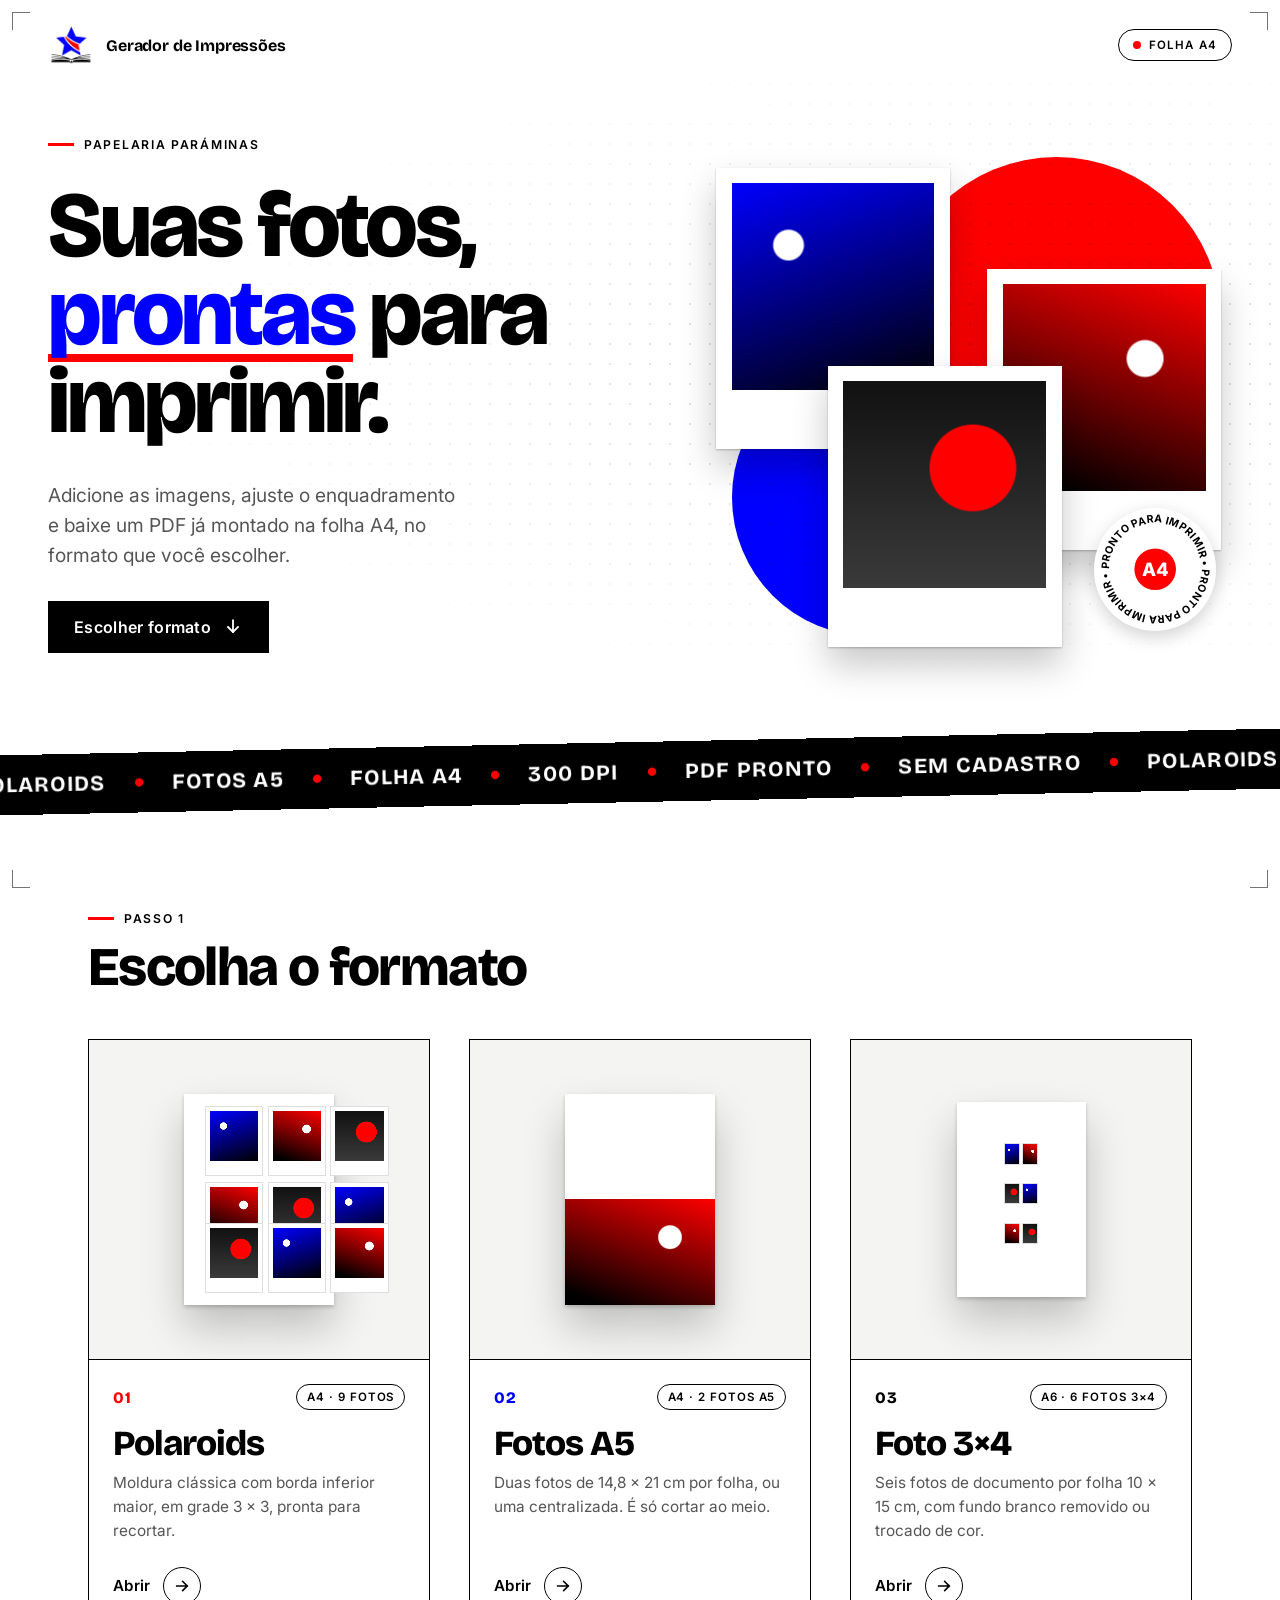
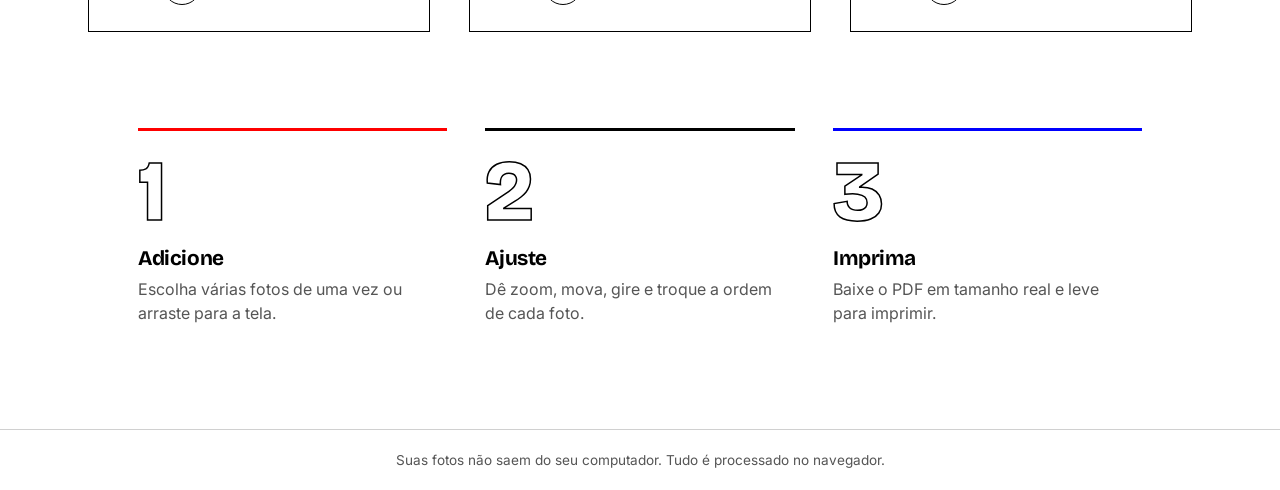
<file: index.html>
<!DOCTYPE html>
<html lang="pt-BR">
<head>
<meta charset="UTF-8">
<meta name="viewport" content="width=device-width, initial-scale=1">
<meta name="theme-color" content="#ffffff">
<title>Gerador de Impressões</title>
<link rel="preconnect" href="https://fonts.googleapis.com">
<link rel="preconnect" href="https://fonts.gstatic.com" crossorigin>
<link href="https://fonts.googleapis.com/css2?family=Bricolage+Grotesque:opsz,wght@12..96,500..800&family=Inter:wght@400;500;600&display=swap" rel="stylesheet">
<link rel="stylesheet" href="home.css">
<script>document.documentElement.classList.add('js');</script>
</head>
<body>

<!-- marcas de corte nos cantos -->
<span class="mark tl" aria-hidden="true"></span>
<span class="mark tr" aria-hidden="true"></span>
<span class="mark bl" aria-hidden="true"></span>
<span class="mark br" aria-hidden="true"></span>

<header class="top">
  <a class="brand" href="index.html">
    <img class="logo" src="logo.jpg" alt="Logo da papelaria" onerror="this.style.display='none'">
    <span>Gerador de Impressões</span>
  </a>
  <span class="pill">Folha A4</span>
</header>

<main>
  <!-- ========== HERO ========== -->
  <section class="hero" id="hero">
    <div class="hero-text">
      <p class="eyebrow rise" style="--d:.05s"><i></i>Papelaria Paráminas</p>
      <h1 class="rise" style="--d:.15s">Suas fotos,<br><em>prontas</em> para<br>imprimir.</h1>
      <p class="lead rise" style="--d:.3s">
        Adicione as imagens, ajuste o enquadramento e baixe um PDF já montado
        na folha A4, no formato que você escolher.
      </p>
      <a class="cta rise" style="--d:.45s" href="#formatos">
        <span>Escolher formato</span>
        <svg viewBox="0 0 24 24" width="20" height="20" aria-hidden="true"><path d="M12 4v14m0 0l-6-6m6 6l6-6" fill="none" stroke="currentColor" stroke-width="2.2" stroke-linecap="square"/></svg>
      </a>
    </div>

    <div class="hero-art" id="heroArt" aria-hidden="true">
      <span class="disc red"></span>
      <span class="disc blue"></span>

      <div class="layer l1" style="--k:-16">
        <div class="pol a"><i class="ph ph1"></i><b></b></div>
      </div>
      <div class="layer l2" style="--k:12">
        <div class="pol b"><i class="ph ph2"></i><b></b></div>
      </div>
      <div class="layer l3" style="--k:24">
        <div class="pol c"><i class="ph ph3"></i><b></b></div>
      </div>

      <svg class="badge" viewBox="0 0 100 100">
        <defs><path id="circ" d="M50,50 m-38,0 a38,38 0 1,1 76,0 a38,38 0 1,1 -76,0"/></defs>
        <g class="spin">
          <text font-size="8.6" font-weight="700" fill="#000" letter-spacing=".6">
            <textPath href="#circ" textLength="236" lengthAdjust="spacing">PRONTO PARA IMPRIMIR • PRONTO PARA IMPRIMIR • </textPath>
          </text>
        </g>
        <circle cx="50" cy="50" r="17" fill="#fe0000"/>
        <text x="50" y="55.5" text-anchor="middle" font-size="15" font-weight="800" fill="#fff">A4</text>
      </svg>
    </div>
  </section>

  <!-- ========== FAIXA ========== -->
  <div class="ticker" aria-hidden="true">
    <div class="track">
      <div class="group">
        <span>Polaroids</span><b>●</b><span>Fotos A5</span><b>●</b><span>Folha A4</span><b>●</b><span>300 dpi</span><b>●</b><span>PDF pronto</span><b>●</b><span>Sem cadastro</span><b>●</b>
      </div>
      <div class="group">
        <span>Polaroids</span><b>●</b><span>Fotos A5</span><b>●</b><span>Folha A4</span><b>●</b><span>300 dpi</span><b>●</b><span>PDF pronto</span><b>●</b><span>Sem cadastro</span><b>●</b>
      </div>
    </div>
  </div>

  <!-- ========== FORMATOS ========== -->
  <section class="formats" id="formatos">
    <div class="section-head reveal-s">
      <p class="eyebrow"><i></i>Passo 1</p>
      <h2>Escolha o formato</h2>
    </div>

    <div class="cards">
      <div class="cell reveal-s" style="--d:.05s">
        <a class="card red" href="polaroid.html">
          <div class="stage">
            <div class="sheet pol">
              <div class="p" style="--i:0;--r:-3deg"><i class="ph ph1"></i></div>
              <div class="p" style="--i:1;--r:2deg"><i class="ph ph2"></i></div>
              <div class="p" style="--i:2;--r:-2deg"><i class="ph ph3"></i></div>
              <div class="p" style="--i:3;--r:3deg"><i class="ph ph2"></i></div>
              <div class="p" style="--i:4;--r:-2deg"><i class="ph ph3"></i></div>
              <div class="p" style="--i:5;--r:2deg"><i class="ph ph1"></i></div>
              <div class="p" style="--i:6;--r:-3deg"><i class="ph ph3"></i></div>
              <div class="p" style="--i:7;--r:2deg"><i class="ph ph1"></i></div>
              <div class="p" style="--i:8;--r:-2deg"><i class="ph ph2"></i></div>
            </div>
          </div>
          <div class="body">
            <div class="meta"><span class="num">01</span><span class="tag">A4 · 9 fotos</span></div>
            <h3>Polaroids</h3>
            <p>Moldura clássica com borda inferior maior, em grade 3 × 3, pronta para recortar.</p>
            <span class="go">Abrir
              <svg viewBox="0 0 24 24" width="18" height="18" aria-hidden="true"><path d="M5 12h14m0 0l-6-6m6 6l-6 6" fill="none" stroke="currentColor" stroke-width="2.2" stroke-linecap="square"/></svg>
            </span>
          </div>
        </a>
      </div>

      <div class="cell reveal-s" style="--d:.15s">
        <a class="card blue" href="a5.html">
          <div class="stage">
            <div class="sheet a5">
              <div class="half top"><i class="ph ph1"></i></div>
              <span class="cut"><em>✂</em></span>
              <div class="half bottom"><i class="ph ph2"></i></div>
            </div>
          </div>
          <div class="body">
            <div class="meta"><span class="num">02</span><span class="tag">A4 · 2 fotos A5</span></div>
            <h3>Fotos A5</h3>
            <p>Duas fotos de 14,8 × 21 cm por folha, ou uma centralizada. É só cortar ao meio.</p>
            <span class="go">Abrir
              <svg viewBox="0 0 24 24" width="18" height="18" aria-hidden="true"><path d="M5 12h14m0 0l-6-6m6 6l-6 6" fill="none" stroke="currentColor" stroke-width="2.2" stroke-linecap="square"/></svg>
            </span>
          </div>
        </a>
      </div>
            <div class="cell reveal-s" style="--d:.25s">
        <a class="card black" href="foto3x4.html">
          <div class="stage">
            <div class="sheet id">
              <div class="idp" style="--i:0"><i class="ph ph1"></i></div>
              <div class="idp" style="--i:1"><i class="ph ph2"></i></div>
              <div class="idp" style="--i:2"><i class="ph ph3"></i></div>
              <div class="idp" style="--i:3"><i class="ph ph1"></i></div>
              <div class="idp" style="--i:4"><i class="ph ph2"></i></div>
              <div class="idp" style="--i:5"><i class="ph ph3"></i></div>
            </div>
          </div>
          <div class="body">
            <div class="meta"><span class="num">03</span><span class="tag">A6 · 6 fotos 3×4</span></div>
            <h3>Foto 3×4</h3>
            <p>Seis fotos de documento por folha 10 × 15 cm, com fundo branco removido ou trocado de cor.</p>
            <span class="go">Abrir
              <svg viewBox="0 0 24 24" width="18" height="18" aria-hidden="true"><path d="M5 12h14m0 0l-6-6m6 6l-6 6" fill="none" stroke="currentColor" stroke-width="2.2" stroke-linecap="square"/></svg>
            </span>
          </div>
        </a>
      </div>
    </div>
  </section>

  <!-- ========== COMO FUNCIONA ========== -->
  <section class="steps">
    <div class="step reveal-s" style="--d:.0s">
      <span class="n">1</span>
      <h4>Adicione</h4>
      <p>Escolha várias fotos de uma vez ou arraste para a tela.</p>
    </div>
    <div class="step reveal-s" style="--d:.1s">
      <span class="n">2</span>
      <h4>Ajuste</h4>
      <p>Dê zoom, mova, gire e troque a ordem de cada foto.</p>
    </div>
    <div class="step reveal-s" style="--d:.2s">
      <span class="n">3</span>
      <h4>Imprima</h4>
      <p>Baixe o PDF em tamanho real e leve para imprimir.</p>
    </div>
  </section>
</main>

<footer class="foot">
  <span>Suas fotos não saem do seu computador. Tudo é processado no navegador.</span>
</footer>

<script src="home.js"></script>
</body>
</html>
</file>
<file: home.css>
:root {
  --ink: #000;
  --paper: #fff;
  --red: #fe0000;
  --blue: #0000fe;
  --muted: #555;
  --line: #d0d0d0;
  --soft: #f4f4f2;
  --display: "Bricolage Grotesque", "Inter", system-ui, -apple-system, "Segoe UI", Roboto, sans-serif;
  --text: "Inter", system-ui, -apple-system, "Segoe UI", Roboto, sans-serif;
  --ease: cubic-bezier(.2, .7, .2, 1);
}

* { box-sizing: border-box; }
html { scroll-behavior: smooth; }
body {
  margin: 0;
  font-family: var(--text);
  color: var(--ink);
  background: var(--paper);
  overflow-x: hidden;
  -webkit-font-smoothing: antialiased;
}
a:focus-visible { outline: 3px solid var(--red); outline-offset: 3px; }

/* ---------- Marcas de corte ---------- */
.mark {
  position: fixed;
  width: 18px; height: 18px;
  border: 0 solid var(--ink);
  opacity: .55;
  z-index: 10;
  pointer-events: none;
}
.mark.tl { top: 12px; left: 12px; border-top-width: 1.5px; border-left-width: 1.5px; }
.mark.tr { top: 12px; right: 12px; border-top-width: 1.5px; border-right-width: 1.5px; }
.mark.bl { bottom: 12px; left: 12px; border-bottom-width: 1.5px; border-left-width: 1.5px; }
.mark.br { bottom: 12px; right: 12px; border-bottom-width: 1.5px; border-right-width: 1.5px; }

/* ---------- Topo ---------- */
.top {
  position: relative; z-index: 5;
  display: flex; align-items: center; justify-content: space-between; gap: 16px;
  padding: 22px clamp(18px, 4vw, 48px) 6px;
  max-width: 1280px; margin: 0 auto;
}
.brand {
  display: flex; align-items: center; gap: 12px;
  color: var(--ink); text-decoration: none;
  font-family: var(--display); font-weight: 700; letter-spacing: -.01em;
}
.logo { width: 46px; height: 46px; object-fit: contain; }
.pill {
  display: inline-flex; align-items: center; gap: 8px;
  font-size: .72rem; font-weight: 600; letter-spacing: .1em; text-transform: uppercase;
  border: 1px solid var(--ink); border-radius: 999px; padding: 8px 14px;
  white-space: nowrap;
}
.pill::before {
  content: ""; width: 8px; height: 8px; border-radius: 50%; background: var(--red);
  animation: pulse 1.8s ease-in-out infinite;
}
@keyframes pulse {
  0%, 100% { box-shadow: 0 0 0 0 rgba(254, 0, 0, .55); }
  50% { box-shadow: 0 0 0 7px rgba(254, 0, 0, 0); }
}

/* ---------- Hero ---------- */
.hero {
  position: relative; isolation: isolate;
  display: grid; grid-template-columns: 1.05fr .95fr; align-items: center;
  gap: clamp(24px, 5vw, 72px);
  max-width: 1280px; margin: 0 auto;
  padding: clamp(24px, 4vw, 56px) clamp(18px, 4vw, 48px) clamp(44px, 6vw, 88px);
}
.hero::before {
  content: ""; position: absolute; inset: 0; z-index: -1; pointer-events: none;
  background: radial-gradient(rgba(0, 0, 0, .18) 1px, transparent 1.3px) 0 0 / 20px 20px;
  -webkit-mask-image: radial-gradient(ellipse at 78% 45%, #000, transparent 65%);
          mask-image: radial-gradient(ellipse at 78% 45%, #000, transparent 65%);
}

.eyebrow {
  display: inline-flex; align-items: center; gap: 10px; margin: 0;
  font-size: .76rem; font-weight: 600; letter-spacing: .14em; text-transform: uppercase;
}
.eyebrow i { width: 26px; height: 3px; background: var(--red); display: inline-block; }

h1 {
  font-family: var(--display); font-weight: 800;
  font-size: clamp(2.7rem, 7.4vw, 5.8rem);
  line-height: .95; letter-spacing: -.035em;
  margin: .32em 0 .38em;
}
h1 em {
  font-style: normal; color: var(--blue);
  background: linear-gradient(var(--red), var(--red)) 0 94% / 0 .09em no-repeat;
  animation: underline 1s .9s var(--ease) forwards;
}
@keyframes underline { to { background-size: 100% .09em; } }

.lead {
  max-width: 34ch; margin: 0 0 30px;
  font-size: clamp(1rem, 1.5vw, 1.2rem); line-height: 1.55; color: var(--muted);
}

.cta {
  position: relative; overflow: hidden;
  display: inline-flex; align-items: center; gap: 12px;
  padding: 16px 26px; background: var(--ink); color: #fff; text-decoration: none;
  font-weight: 600; letter-spacing: .02em;
  transition: transform .25s var(--ease);
}
.cta::before {
  content: ""; position: absolute; inset: 0; background: var(--red);
  transform: translateY(101%); transition: transform .35s var(--ease);
}
.cta > * { position: relative; }
.cta svg { transition: transform .3s var(--ease); }
.cta:hover::before { transform: none; }
.cta:hover svg { transform: translateY(4px); }

.rise { animation: rise .9s var(--ease) both; animation-delay: var(--d, 0s); }
@keyframes rise { from { opacity: 0; transform: translateY(26px); } to { opacity: 1; transform: none; } }

/* ---------- Arte do hero ---------- */
.hero-art {
  position: relative; width: 100%; max-width: 540px; aspect-ratio: 1; justify-self: center;
}
.disc { position: absolute; border-radius: 50%; mix-blend-mode: multiply; aspect-ratio: 1; }
.disc.red  { width: 62%; right: 2%; top: 6%; background: var(--red); animation: drift 9s ease-in-out infinite alternate; }
.disc.blue { width: 52%; left: 6%; bottom: 4%; background: var(--blue); animation: drift 11s ease-in-out infinite alternate-reverse; }
@keyframes drift {
  from { transform: translate(0, 0) scale(1); }
  to   { transform: translate(14px, -12px) scale(1.04); }
}

.layer {
  position: absolute; width: 44%;
  transform: translate3d(calc(var(--mx, 0) * var(--k) * 1px), calc(var(--my, 0) * var(--k) * 1px), 0);
  transition: transform .25s ease-out;
  animation: fade 1.1s .35s ease both;
}
@keyframes fade { from { opacity: 0; } to { opacity: 1; } }
.layer.l1 { left: 3%; top: 8%; z-index: 1; }
.layer.l2 { right: 2%; top: 27%; z-index: 2; }
.layer.l3 { left: 24%; bottom: 2%; z-index: 3; }

.pol {
  --rot: 0deg;
  aspect-ratio: 60 / 72; background: #fff;
  padding: 6.7% 6.7% 0;
  display: grid; grid-template-rows: 1fr 22%;
  box-shadow: 0 1px 2px rgba(0, 0, 0, .25), 0 18px 34px rgba(0, 0, 0, .22);
  animation: float 6s ease-in-out infinite;
}
.pol.a { --rot: -8deg; }
.pol.b { --rot: 7deg;  animation-delay: -2s; }
.pol.c { --rot: -2deg; animation-delay: -4s; }
@keyframes float {
  0%, 100% { transform: rotate(var(--rot)) translateY(0); }
  50%      { transform: rotate(var(--rot)) translateY(-10px); }
}
.pol i { display: block; }

/* “Fotos” abstratas */
.ph { display: block; }
.ph1 { background: radial-gradient(circle at 28% 30%, #fff 0 7%, transparent 8%), linear-gradient(160deg, var(--blue), #000); }
.ph2 { background: radial-gradient(circle at 70% 36%, #fff 0 9%, transparent 10%), linear-gradient(200deg, var(--red), #000 92%); }
.ph3 { background: radial-gradient(circle at 64% 42%, var(--red) 0 24%, transparent 25%), linear-gradient(#111, #3a3a3a); }

.badge {
  position: absolute; right: 3%; bottom: 5%; width: 23%; z-index: 4;
  background: #fff; border-radius: 50%; box-shadow: 0 6px 18px rgba(0, 0, 0, .18);
}
.spin { transform-origin: 50px 50px; animation: spin 16s linear infinite; }
@keyframes spin { to { transform: rotate(360deg); } }

/* ---------- Faixa ---------- */
.ticker {
  background: var(--ink); color: #fff; overflow: hidden; white-space: nowrap;
  border-block: 1px solid var(--ink); transform: rotate(-1.2deg); margin: 8px -2vw 0; padding: 16px 0;
}
.track { display: inline-flex; animation: marquee 28s linear infinite; }
.group { display: inline-flex; align-items: center; gap: 28px; padding-right: 28px; }
.group span {
  font-family: var(--display); font-weight: 700; font-size: clamp(1rem, 2vw, 1.35rem);
  letter-spacing: .06em; text-transform: uppercase;
}
.group b { color: var(--red); font-size: .7rem; }
@keyframes marquee { to { transform: translateX(-50%); } }

/* ---------- Formatos ---------- */
.formats {
  max-width: 1100px; margin: 0 auto;
  padding: clamp(56px, 8vw, 110px) clamp(18px, 4vw, 48px) 20px;
}
.section-head { margin-bottom: clamp(24px, 4vw, 44px); }
.section-head h2 {
  font-family: var(--display); font-weight: 800; letter-spacing: -.03em; line-height: 1;
  font-size: clamp(2rem, 4.6vw, 3.4rem); margin: 14px 0 0;
}
.cards { display: grid; grid-template-columns: repeat(2, 1fr); gap: clamp(20px, 3vw, 40px); }

.card {
  --c: var(--red);
  position: relative; display: flex; flex-direction: column; height: 100%;
  background: #fff; border: 1px solid var(--ink); color: var(--ink); text-decoration: none;
  transform: perspective(1000px) rotateX(var(--rx, 0deg)) rotateY(var(--ry, 0deg));
  transition: transform .25s var(--ease), box-shadow .35s var(--ease);
  will-change: transform;
}
.card.blue { --c: var(--blue); }
.card:hover, .card:focus-visible { box-shadow: 12px 12px 0 var(--c); }

.stage {
  position: relative; overflow: hidden; display: grid; place-items: center;
  min-height: 320px; padding: 34px 0;
  background: var(--soft); border-bottom: 1px solid var(--ink);
  transition: background .45s var(--ease);
}
.card:hover .stage, .card:focus-visible .stage { background: var(--c); }
.stage::after {
  content: ""; position: absolute; inset: 0; pointer-events: none; opacity: 0; transition: opacity .3s;
  background: radial-gradient(240px circle at var(--px, 50%) var(--py, 50%), rgba(255, 255, 255, .3), transparent 65%);
}
.card:hover .stage::after { opacity: 1; }

.sheet {
  position: relative; width: clamp(130px, 44%, 180px); aspect-ratio: 210 / 297; background: #fff;
  box-shadow: 0 2px 4px rgba(0, 0, 0, .2), 0 22px 40px rgba(0, 0, 0, .22);
  transition: transform .5s var(--ease);
}
.card:hover .sheet { transform: translateY(-4px) scale(1.03); }

/* miniatura Polaroid */
.sheet.pol { display: grid; grid-template-columns: repeat(3, 1fr); gap: 4%; padding: 8% 6%; align-content: center; }
.p {
  aspect-ratio: 60 / 72; background: #fff; border: 1px solid #dedede;
  padding: 7% 7% 0; display: grid; grid-template-rows: 1fr 22%;
  transition: transform .45s var(--ease), box-shadow .45s;
  transition-delay: calc(var(--i) * 28ms);
}
.card:hover .p { transform: translateY(-7%) rotate(var(--r)); box-shadow: 0 6px 10px rgba(0, 0, 0, .18); }

/* miniatura A5 */
.sheet.a5 { display: grid; grid-template-rows: 1fr 1fr; }
.half { overflow: hidden; transition: transform .55s var(--ease); }
.half .ph { width: 100%; height: 100%; }
.card:hover .half.top { transform: translateY(-5%); }
.card:hover .half.bottom { transform: translateY(5%); }
.cut {
  position: absolute; left: -8%; right: -8%; top: 50%; height: 0; z-index: 2;
  border-top: 2px dashed #fff; opacity: 0; transition: opacity .35s;
  filter: drop-shadow(0 0 1px rgba(0, 0, 0, .6));
}
.cut em { position: absolute; left: 4%; top: -12px; font-style: normal; font-size: 16px; color: #fff; }
.card:hover .cut { opacity: 1; }

.body { position: relative; padding: 24px 24px 26px; display: flex; flex-direction: column; gap: 10px; flex: 1; }
.meta { display: flex; align-items: center; justify-content: space-between; gap: 12px; }
.num { font-family: var(--display); font-weight: 800; font-size: 1rem; color: var(--c); letter-spacing: .04em; }
.tag { font-size: .72rem; font-weight: 600; letter-spacing: .08em; text-transform: uppercase; border: 1px solid var(--ink); padding: 5px 10px; border-radius: 999px; }
.body h3 { font-family: var(--display); font-weight: 800; letter-spacing: -.03em; font-size: clamp(1.7rem, 3vw, 2.2rem); line-height: 1; margin: 6px 0 0; }
.body p { margin: 0; color: var(--muted); line-height: 1.55; font-size: .96rem; }
.go {
  margin-top: auto; padding-top: 14px; align-self: flex-start;
  display: inline-flex; align-items: center; gap: 12px;
  font-weight: 600; font-size: .95rem; letter-spacing: .02em;
}
.go svg {
  box-sizing: content-box; padding: 9px; border: 1px solid var(--ink); border-radius: 50%;
  transition: background .3s, color .3s, transform .35s var(--ease), border-color .3s;
}
.card:hover .go svg { background: var(--c); border-color: var(--c); color: #fff; transform: translateX(6px); }

/* ---------- Passos ---------- */
.steps {
  max-width: 1100px; margin: 0 auto;
  padding: clamp(40px, 6vw, 80px) clamp(18px, 4vw, 48px) clamp(56px, 8vw, 110px);
  display: grid; grid-template-columns: repeat(3, 1fr); gap: clamp(20px, 3vw, 40px);
}
.step { border-top: 3px solid var(--ink); padding-top: 18px; }
.step:nth-child(1) { border-color: var(--red); }
.step:nth-child(3) { border-color: var(--blue); }
.step .n {
  display: block; font-family: var(--display); font-weight: 800; line-height: 1;
  font-size: clamp(3.4rem, 7vw, 5.4rem); color: transparent; -webkit-text-stroke: 1.5px var(--ink);
}
.step h4 { font-family: var(--display); font-size: 1.3rem; margin: 10px 0 6px; letter-spacing: -.02em; }
.step p { margin: 0; color: var(--muted); line-height: 1.55; max-width: 30ch; }

/* ---------- Rodapé ---------- */
.foot {
  border-top: 1px solid var(--line);
  padding: 22px clamp(18px, 4vw, 48px); text-align: center;
  color: var(--muted); font-size: .85rem;
}

/* ---------- Entrada ao rolar ---------- */
.js .reveal-s {
  opacity: 0; transform: translateY(30px);
  transition: opacity .8s var(--ease), transform .8s var(--ease); transition-delay: var(--d, 0s);
}
.js .reveal-s.in { opacity: 1; transform: none; }

/* ---------- Responsivo ---------- */
@media (max-width: 900px) {
  .hero { grid-template-columns: 1fr; text-align: left; }
  .hero-art { max-width: 440px; order: 2; }
  .lead { max-width: 42ch; }
}
@media (max-width: 700px) {
  .cards { grid-template-columns: 1fr; }
  .steps { grid-template-columns: 1fr; }
  .stage { min-height: 280px; }
  .pill { display: none; }
  .mark { display: none; }
  .ticker { transform: rotate(-1.5deg); }
}
@media (hover: none) {
  .card:hover { box-shadow: none; }
  .card:active .stage { background: var(--c); }
}

/* ---------- Acessibilidade: reduzir movimento ---------- */
@media (prefers-reduced-motion: reduce) {
  *, *::before, *::after { animation: none !important; transition: none !important; }
  .js .reveal-s { opacity: 1; transform: none; }
  h1 em { background-size: 100% .09em; }
}

/* ---------- Terceiro cartão (Foto 3×4) ---------- */
.formats { max-width: 1200px; }
.cards { grid-template-columns: repeat(3, 1fr); }
.card.black { --c: #000; }

.sheet.id {
  aspect-ratio: 100 / 150;
  width: clamp(110px, 38%, 150px);
  display: grid;
  grid-template-columns: repeat(2, 1fr);
  grid-template-rows: repeat(3, 1fr);
  gap: 6%;
  padding: 12% 14%;
  align-content: center;
}
.idp {
  aspect-ratio: 3 / 4;
  overflow: hidden;
  border: 1px solid #dedede;
  transition: transform .45s var(--ease);
  transition-delay: calc(var(--i) * 28ms);
}
.idp .ph { width: 100%; height: 100%; }
.card:hover .idp { transform: translateY(-6%); }

@media (max-width: 980px) {
  .cards { grid-template-columns: repeat(2, 1fr); }
}
@media (max-width: 700px) {
  .cards { grid-template-columns: 1fr; }
}
</file>
